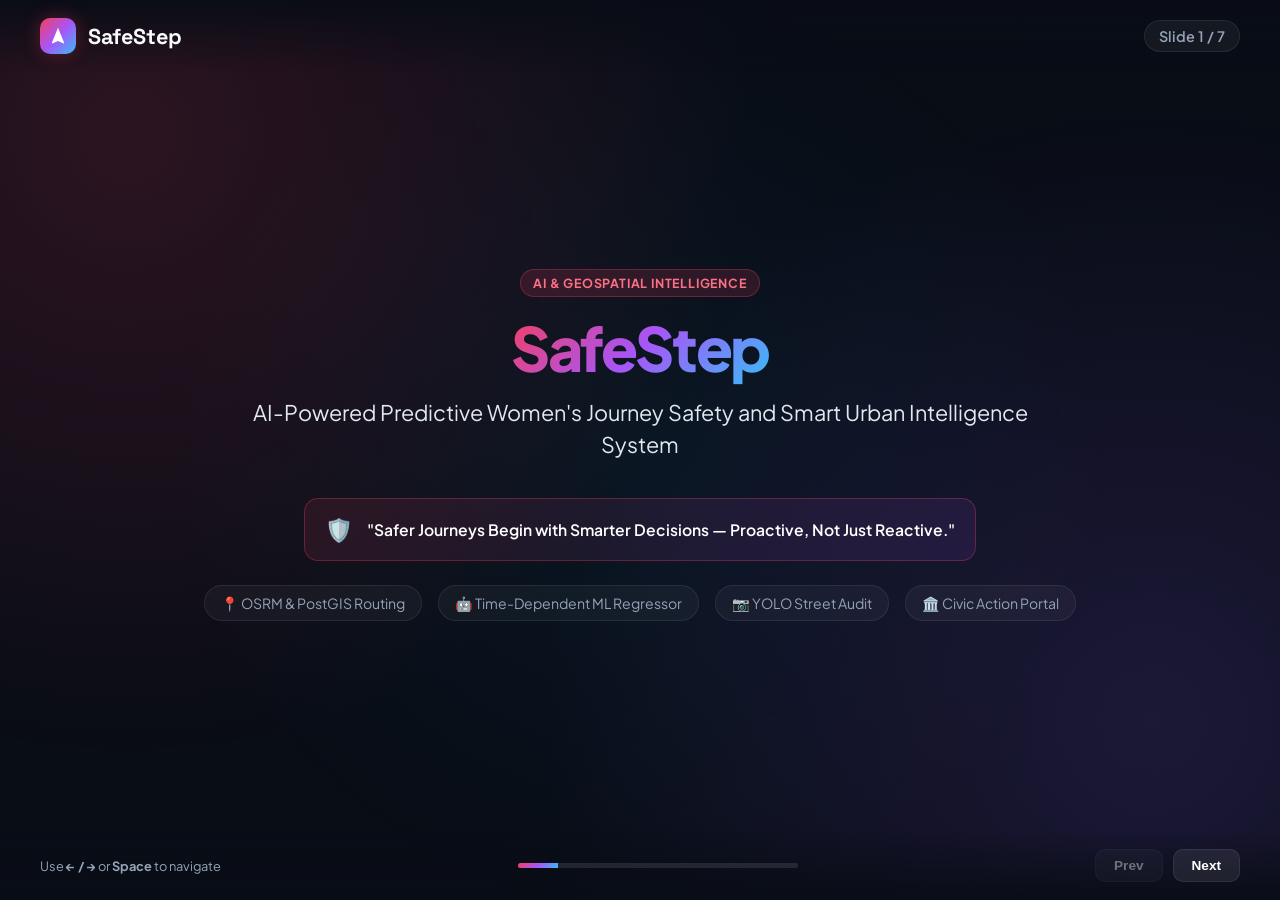
<file: presentation.html>
<!DOCTYPE html>
<html lang="en">
<head>
  <meta charset="UTF-8">
  <meta name="viewport" content="width=device-width, initial-scale=1.0">
  <title>SafeStep - AI-Powered Predictive Women's Journey Safety</title>
  <link rel="preconnect" href="https://fonts.googleapis.com">
  <link rel="preconnect" href="https://fonts.gstatic.com" crossorigin>
  <link href="https://fonts.googleapis.com/css2?family=Plus+Jakarta+Sans:wght@300;400;500;600;700;800&family=Space+Grotesk:wght@500;700&display=swap" rel="stylesheet">
  <style>
    :root {
      --bg: #090d16;
      --card-bg: rgba(18, 25, 41, 0.75);
      --card-border: rgba(255, 255, 255, 0.08);
      --primary: #f43f5e;
      --primary-glow: rgba(244, 63, 94, 0.3);
      --secondary: #8b5cf6;
      --accent: #0ea5e9;
      --text: #f8fafc;
      --text-muted: #94a3b8;
      --success: #10b981;
      --warning: #f59e0b;
      --gradient: linear-gradient(135deg, #f43f5e 0%, #a855f7 50%, #38bdf8 100%);
    }

    * { box-sizing: border-box; margin: 0; padding: 0; }

    body {
      font-family: 'Plus Jakarta Sans', sans-serif;
      background: var(--bg);
      color: var(--text);
      min-height: 100vh;
      overflow: hidden;
      display: flex;
      flex-direction: column;
      user-select: none;
    }

    .ambient-glow {
      position: fixed;
      top: 0; left: 0; right: 0; bottom: 0;
      pointer-events: none;
      z-index: 0;
      background: 
        radial-gradient(circle at 10% 15%, rgba(244, 63, 94, 0.15) 0%, transparent 45%),
        radial-gradient(circle at 90% 80%, rgba(139, 92, 246, 0.15) 0%, transparent 45%),
        radial-gradient(circle at 50% 50%, rgba(14, 165, 233, 0.06) 0%, transparent 60%);
    }

    header {
      position: fixed;
      top: 0; left: 0; right: 0;
      padding: 18px 40px;
      display: flex;
      justify-content: space-between;
      align-items: center;
      z-index: 50;
      background: linear-gradient(to bottom, rgba(9, 13, 22, 0.95), transparent);
    }

    .brand {
      display: flex;
      align-items: center;
      gap: 12px;
      font-family: 'Space Grotesk', sans-serif;
      font-size: 1.35rem;
      font-weight: 700;
    }

    .brand-badge {
      width: 36px;
      height: 36px;
      border-radius: 10px;
      background: var(--gradient);
      display: flex;
      align-items: center;
      justify-content: center;
      box-shadow: 0 0 18px var(--primary-glow);
    }

    .brand-badge svg { width: 20px; height: 20px; fill: white; }

    .slide-counter {
      font-size: 0.9rem;
      font-weight: 600;
      color: var(--text-muted);
      background: rgba(255, 255, 255, 0.05);
      padding: 6px 14px;
      border-radius: 20px;
      border: 1px solid var(--card-border);
    }

    .slider-viewport {
      flex: 1;
      position: relative;
      z-index: 10;
      display: flex;
      align-items: center;
      justify-content: center;
      padding: 70px 40px 80px;
    }

    .slide {
      position: absolute;
      width: 92%;
      max-width: 1240px;
      height: 78vh;
      opacity: 0;
      visibility: hidden;
      transform: translateY(25px) scale(0.98);
      transition: all 0.45s cubic-bezier(0.16, 1, 0.3, 1);
      display: flex;
      flex-direction: column;
      justify-content: center;
    }

    .slide.active {
      opacity: 1;
      visibility: visible;
      transform: translateY(0) scale(1);
    }

    .tag {
      display: inline-flex;
      align-items: center;
      gap: 6px;
      padding: 5px 12px;
      border-radius: 9999px;
      font-size: 0.78rem;
      font-weight: 700;
      text-transform: uppercase;
      letter-spacing: 0.8px;
      width: fit-content;
      margin-bottom: 12px;
    }

    .tag-pink { background: rgba(244, 63, 94, 0.15); color: #fb7185; border: 1px solid rgba(244, 63, 94, 0.3); }
    .tag-purple { background: rgba(168, 85, 247, 0.15); color: #c084fc; border: 1px solid rgba(168, 85, 247, 0.3); }
    .tag-blue { background: rgba(14, 165, 233, 0.15); color: #38bdf8; border: 1px solid rgba(14, 165, 233, 0.3); }
    .tag-green { background: rgba(16, 185, 129, 0.15); color: #34d399; border: 1px solid rgba(16, 185, 129, 0.3); }

    h1.slide-title {
      font-size: 2.5rem;
      font-weight: 800;
      line-height: 1.15;
      margin-bottom: 16px;
      letter-spacing: -0.03em;
    }

    .gradient-text {
      background: var(--gradient);
      -webkit-background-clip: text;
      -webkit-text-fill-color: transparent;
    }

    p.subtitle {
      font-size: 1.15rem;
      color: var(--text-muted);
      line-height: 1.5;
      max-width: 900px;
      margin-bottom: 22px;
    }

    .grid-2 { display: grid; grid-template-columns: repeat(2, 1fr); gap: 20px; }
    .grid-3 { display: grid; grid-template-columns: repeat(3, 1fr); gap: 16px; }
    .grid-4 { display: grid; grid-template-columns: repeat(4, 1fr); gap: 14px; }

    .card {
      background: var(--card-bg);
      border: 1px solid var(--card-border);
      backdrop-filter: blur(12px);
      border-radius: 16px;
      padding: 20px;
      transition: all 0.25s ease;
      display: flex;
      flex-direction: column;
      gap: 10px;
    }

    .card:hover {
      border-color: rgba(255, 255, 255, 0.22);
      transform: translateY(-3px);
      box-shadow: 0 10px 25px rgba(0, 0, 0, 0.35);
    }

    .card-icon {
      width: 40px;
      height: 40px;
      border-radius: 10px;
      display: flex;
      align-items: center;
      justify-content: center;
      font-size: 1.25rem;
      background: rgba(255, 255, 255, 0.05);
      border: 1px solid var(--card-border);
    }

    .card h3 { font-size: 1.05rem; font-weight: 700; color: #fff; }
    .card p { font-size: 0.88rem; color: var(--text-muted); line-height: 1.45; }

    .callout-box {
      background: linear-gradient(135deg, rgba(244, 63, 94, 0.1), rgba(168, 85, 247, 0.1));
      border: 1px solid rgba(244, 63, 94, 0.3);
      padding: 16px 20px;
      border-radius: 14px;
      margin-top: 18px;
      display: flex;
      align-items: center;
      gap: 14px;
    }

    .callout-box p { font-size: 0.98rem; font-weight: 600; color: #fff; }

    /* Time Risk Card */
    .time-badge-container {
      display: flex;
      gap: 12px;
      margin-top: 12px;
    }

    .time-badge {
      flex: 1;
      padding: 14px;
      border-radius: 12px;
      text-align: center;
      border: 1px solid rgba(255, 255, 255, 0.08);
      background: rgba(255, 255, 255, 0.03);
    }

    .time-badge.low { border-color: rgba(16, 185, 129, 0.4); background: rgba(16, 185, 129, 0.08); }
    .time-badge.med { border-color: rgba(245, 158, 11, 0.4); background: rgba(245, 158, 11, 0.08); }
    .time-badge.high { border-color: rgba(244, 63, 94, 0.4); background: rgba(244, 63, 94, 0.08); }

    .time-badge h4 { font-size: 1.1rem; font-weight: 800; margin-bottom: 4px; }
    .time-badge.low h4 { color: #34d399; }
    .time-badge.med h4 { color: #fbbf24; }
    .time-badge.high h4 { color: #fb7185; }
    .time-badge p { font-size: 0.8rem; color: #cbd5e1; }

    /* Workflow Pipeline */
    .workflow-grid {
      display: grid;
      grid-template-columns: repeat(4, 1fr);
      gap: 12px;
      margin-top: 15px;
    }

    .workflow-step {
      background: rgba(255, 255, 255, 0.04);
      border: 1px solid var(--card-border);
      padding: 14px;
      border-radius: 12px;
      position: relative;
    }

    .step-num {
      font-size: 0.72rem;
      font-weight: 800;
      color: var(--primary);
      text-transform: uppercase;
      margin-bottom: 4px;
    }

    footer {
      position: fixed;
      bottom: 0; left: 0; right: 0;
      padding: 18px 40px;
      display: flex;
      justify-content: space-between;
      align-items: center;
      z-index: 50;
      background: linear-gradient(to top, rgba(9, 13, 22, 0.95), transparent);
    }

    .progress-bar {
      width: 280px;
      height: 5px;
      background: rgba(255, 255, 255, 0.1);
      border-radius: 999px;
      overflow: hidden;
    }

    .progress-fill {
      height: 100%;
      background: var(--gradient);
      width: 14.28%;
      transition: width 0.3s ease;
    }

    .controls { display: flex; gap: 10px; }

    .btn-nav {
      background: rgba(255, 255, 255, 0.08);
      border: 1px solid var(--card-border);
      color: #fff;
      padding: 8px 18px;
      border-radius: 10px;
      font-size: 0.85rem;
      font-weight: 600;
      cursor: pointer;
      display: flex;
      align-items: center;
      gap: 6px;
      transition: all 0.2s ease;
    }

    .btn-nav:hover:not(:disabled) {
      background: rgba(255, 255, 255, 0.15);
      transform: translateY(-2px);
    }

    .btn-nav:disabled { opacity: 0.4; cursor: not-allowed; }

    .hint { font-size: 0.8rem; color: var(--text-muted); }

    .hero-slide {
      text-align: center;
      display: flex;
      flex-direction: column;
      align-items: center;
      justify-content: center;
    }

    .hero-title {
      font-size: 3.8rem;
      font-weight: 800;
      letter-spacing: -0.04em;
      margin-bottom: 12px;
    }

    .hero-tagline {
      font-size: 1.35rem;
      color: #e2e8f0;
      margin-bottom: 20px;
      max-width: 820px;
      line-height: 1.45;
    }

    .hero-meta {
      display: flex;
      gap: 16px;
      margin-top: 24px;
      font-size: 0.88rem;
      color: var(--text-muted);
    }

    .hero-meta-item {
      display: flex;
      align-items: center;
      gap: 8px;
      background: rgba(255, 255, 255, 0.04);
      padding: 8px 16px;
      border-radius: 30px;
      border: 1px solid var(--card-border);
    }
  </style>
</head>
<body>
  <div class="ambient-glow"></div>

  <!-- Header -->
  <header>
    <div class="brand">
      <div class="brand-badge">
        <svg viewBox="0 0 24 24"><path d="M12 2L4.5 20.29l.71.71L12 18l6.79 3 .71-.71z"/></svg>
      </div>
      <span>SafeStep</span>
    </div>
    <div class="slide-counter" id="slideCounter">Slide 1 / 7</div>
  </header>

  <!-- Slider Viewport -->
  <main class="slider-viewport">
    
    <!-- SLIDE 1: Title Slide -->
    <section class="slide hero-slide active" data-slide="1">
      <div class="tag tag-pink">AI & Geospatial Intelligence</div>
      <h1 class="hero-title"><span class="gradient-text">SafeStep</span></h1>
      <p class="hero-tagline">AI-Powered Predictive Women's Journey Safety and Smart Urban Intelligence System</p>
      <div class="callout-box" style="max-width: 680px;">
        <span style="font-size: 1.4rem;">🛡️</span>
        <p>"Safer Journeys Begin with Smarter Decisions — Proactive, Not Just Reactive."</p>
      </div>
      <div class="hero-meta">
        <div class="hero-meta-item">📍 OSRM & PostGIS Routing</div>
        <div class="hero-meta-item">🤖 Time-Dependent ML Regressor</div>
        <div class="hero-meta-item">📷 YOLO Street Audit</div>
        <div class="hero-meta-item">🏛️ Civic Action Portal</div>
      </div>
    </section>

    <!-- SLIDE 2: Problem Statement -->
    <section class="slide" data-slide="2">
      <div class="tag tag-pink">Slide 2 · Problem Statement</div>
      <h1 class="slide-title">Why Do We Need <span class="gradient-text">SafeStep?</span></h1>
      <div class="grid-2">
        <div class="card">
          <div class="card-icon">🚨</div>
          <h3>Reactive vs. Proactive Gap</h3>
          <p>Traditional safety tools strictly focus on SOS alarms and location broadcasting after distress occurs, leaving the danger unprevented.</p>
        </div>
        <div class="card">
          <div class="card-icon">🌙</div>
          <h3>Nighttime Navigation Hazard</h3>
          <p>Women struggle to identify safer corridors after dark, where isolated shortcuts appear identical to safe arterial avenues on map tools.</p>
        </div>
        <div class="card">
          <div class="card-icon">💡</div>
          <h3>Infrastructure Deficits</h3>
          <p>Broken streetlights, secluded bus stops, unmonitored footpaths, and lack of nearby commercial activity multiply travel anxiety.</p>
        </div>
        <div class="card">
          <div class="card-icon">🧭</div>
          <h3>Shortest-Path Algorithmic Bias</h3>
          <p>Commercial navigation systems (Google Maps) optimize solely for minimum ETA and distance, ignoring pedestrian safety parameters.</p>
        </div>
      </div>
      <div class="callout-box">
        <span style="font-size: 1.3rem;">🎯</span>
        <p><strong>Core Challenge:</strong> How can technology empower women to identify potential environmental risks before their journey begins and choose safer alternatives?</p>
      </div>
    </section>

    <!-- SLIDE 3: Proposed Solution & Core Innovation -->
    <section class="slide" data-slide="3">
      <div class="tag tag-purple">Slide 3 · Core Innovation</div>
      <h1 class="slide-title">Time-Dependent <span class="gradient-text">Safety Intelligence</span></h1>
      <p class="subtitle">The standout innovation is our <strong>Time-Dependent Road Safety Engine</strong>: a road segment's risk dynamically changes based on hours, illumination, and pedestrian presence.</p>
      
      <div class="time-badge-container">
        <div class="time-badge low">
          <h4>2:00 PM · Low Risk (🟢)</h4>
          <p>Broad daylight, active commercial storefronts, heavy pedestrian footfall, open public transit.</p>
        </div>
        <div class="time-badge med">
          <h4>7:00 PM · Moderate Risk (🟡)</h4>
          <p>Dusk transitions, crowded transit junctions, varying streetlamp functionality, high vehicle traffic.</p>
        </div>
        <div class="time-badge high">
          <h4>11:00 PM · High Risk (🔴)</h4>
          <p>Closed shops, sparse civilian movement, dark spots, isolated transit stops. Model penalizes this path.</p>
        </div>
      </div>

      <div class="callout-box" style="margin-top: 18px;">
        <span style="font-size: 1.3rem;">📊</span>
        <p><strong>Data Transparency:</strong> SafeStep delivers transparent <em>Confidence Levels</em> and <em>Data Freshness</em> scores — recognizing that scores are intelligent estimates, not guarantees.</p>
      </div>
    </section>

    <!-- SLIDE 4: Key Features to Develop -->
    <section class="slide" data-slide="4">
      <div class="tag tag-blue">Slide 4 · Main Capabilities</div>
      <h1 class="slide-title">8 Comprehensive <span class="gradient-text">System Features</span></h1>
      <div class="grid-4">
        <div class="card">
          <div class="card-icon">🧠</div>
          <h3>1. Predictive Safety Scoring</h3>
          <p>Micro-segment safety scores with green, yellow, red risk overlays.</p>
        </div>
        <div class="card">
          <div class="card-icon">👥</div>
          <h3>2. Community Reporting</h3>
          <p>Anonymous hazard logs with auto-decay for stale historical reports.</p>
        </div>
        <div class="card">
          <div class="card-icon">📷</div>
          <h3>3. AI Street Audit</h3>
          <p>YOLO vision on photos to spot broken lamps, blind spots & potholes.</p>
        </div>
        <div class="card">
          <div class="card-icon">🛣️</div>
          <h3>4. Safe Route Engine</h3>
          <p>OSRM multi-route generation with Explainable AI reasoning.</p>
        </div>
        <div class="card">
          <div class="card-icon">🚏</div>
          <h3>5. Last-Mile Transit</h3>
          <p>Audits bus stops, metro gates, and connected walking paths.</p>
        </div>
        <div class="card">
          <div class="card-icon">🏥</div>
          <h3>6. Safe Shelter Finder</h3>
          <p>Locates nearby 24/7 police, hospitals, pharmacies & verified hubs.</p>
        </div>
        <div class="card">
          <div class="card-icon">🆘</div>
          <h3>7. Emergency SOS</h3>
          <p>Instant trusted-contact location dispatch with voluntary tracking.</p>
        </div>
        <div class="card">
          <div class="card-icon">📊</div>
          <h3>8. Civic Dashboard</h3>
          <p>Municipal heatmap showing recurring infrastructure defects.</p>
        </div>
      </div>
    </section>

    <!-- SLIDE 5: Tech Stack & 9 Core Modules -->
    <section class="slide" data-slide="5">
      <div class="tag tag-green">Slide 5 · Architecture</div>
      <h1 class="slide-title">Technology Stack & <span class="gradient-text">9 Modules</span></h1>
      
      <div class="grid-2">
        <div class="card">
          <h3>🛠️ Verified Technology Matrix</h3>
          <ul style="margin-left: 20px; font-size: 0.88rem; color: var(--text-muted); line-height: 1.7;">
            <li><strong>Frontend:</strong> React.js, Tailwind CSS, Leaflet.js</li>
            <li><strong>Backend:</strong> Python FastAPI (Async High Throughput)</li>
            <li><strong>Spatial Database:</strong> PostgreSQL + PostGIS (Geo-indexing)</li>
            <li><strong>Routing Engine:</strong> OSRM (Custom safety edge penalties)</li>
            <li><strong>Machine Learning:</strong> Python, Scikit-learn (Risk Regressor)</li>
            <li><strong>Computer Vision:</strong> YOLOv8 (Streetlight & defect audit)</li>
            <li><strong>Analytics & Auth:</strong> Chart.js & Firebase Auth</li>
          </ul>
        </div>
        <div class="card">
          <h3>📦 The 9 System Modules</h3>
          <ul style="margin-left: 20px; font-size: 0.88rem; color: var(--text-muted); line-height: 1.7;">
            <li>1. User Registration & Authentication (Firebase)</li>
            <li>2. Interactive Map & Spatial Manager (Leaflet + PostGIS)</li>
            <li>3. Community Incident Reporting (Spam-filtered)</li>
            <li>4. AI Predictive Safety Analysis (Temporal ML)</li>
            <li>5. Street Image Detection (YOLO Infrastructure)</li>
            <li>6. Intelligent Route Recommendation (OSRM + XAI)</li>
            <li>7. Public Transport Safety Assessment (Buffer audit)</li>
            <li>8. Emergency Assistance & Safe Shelters (SOS)</li>
            <li>9. Civic Dashboard & Analytics (Municipal portal)</li>
          </ul>
        </div>
      </div>
    </section>

    <!-- SLIDE 6: Complete Workflow -->
    <section class="slide" data-slide="6">
      <div class="tag tag-pink">Slide 6 · System Flow</div>
      <h1 class="slide-title">Complete <span class="gradient-text">Project Workflow</span></h1>
      
      <div class="workflow-grid">
        <div class="workflow-step">
          <div class="step-num">Step 01 · Origin</div>
          <h3 style="font-size: 0.95rem; margin-bottom: 6px;">User Request</h3>
          <p style="font-size: 0.82rem; color: var(--text-muted);">User launches SafeStep, enters origin and destination coordinates.</p>
        </div>
        <div class="workflow-step">
          <div class="step-num">Step 02 · Spatial Query</div>
          <h3 style="font-size: 0.95rem; margin-bottom: 6px;">PostGIS Data Fetch</h3>
          <p style="font-size: 0.82rem; color: var(--text-muted);">Extracts road segments, historical incidents, and ambient lighting buffers.</p>
        </div>
        <div class="workflow-step">
          <div class="step-num">Step 03 · ML Scoring</div>
          <h3 style="font-size: 0.95rem; margin-bottom: 6px;">Temporal AI Risk</h3>
          <p style="font-size: 0.82rem; color: var(--text-muted);">Calculates dynamic road segment risk scores based on time and incidents.</p>
        </div>
        <div class="workflow-step">
          <div class="step-num">Step 04 · OSRM Routing</div>
          <h3 style="font-size: 0.95rem; margin-bottom: 6px;">Alternative Paths</h3>
          <p style="font-size: 0.82rem; color: var(--text-muted);">OSRM balances safety vs. distance to generate recommended alternative paths.</p>
        </div>
        <div class="workflow-step">
          <div class="step-num">Step 05 · Map Display</div>
          <h3 style="font-size: 0.95rem; margin-bottom: 6px;">Visual Comparison</h3>
          <p style="font-size: 0.82rem; color: var(--text-muted);">Shows Color-coded routes (🟢/🟡/🔴) on Leaflet with explainable tags.</p>
        </div>
        <div class="workflow-step">
          <div class="step-num">Step 06 · Safe Shelters</div>
          <h3 style="font-size: 0.95rem; margin-bottom: 6px;">En-Route Protection</h3>
          <p style="font-size: 0.82rem; color: var(--text-muted);">Displays real-time police kiosks, hospitals, and 24/7 pharmacies along the path.</p>
        </div>
        <div class="workflow-step">
          <div class="step-num">Step 07 · Journey Start</div>
          <h3 style="font-size: 0.95rem; margin-bottom: 6px;">Tracking & SOS</h3>
          <p style="font-size: 0.82rem; color: var(--text-muted);">Optional trusted-contact live tracking with instantaneous SOS panic button.</p>
        </div>
        <div class="workflow-step">
          <div class="step-num">Step 08 · Civic Loop</div>
          <h3 style="font-size: 0.95rem; margin-bottom: 6px;">Admin Analytics</h3>
          <p style="font-size: 0.82rem; color: var(--text-muted);">Aggregates reported dark spots and broken lights for municipal repair teams.</p>
        </div>
      </div>
    </section>

    <!-- SLIDE 7: 3-Phase Roadmap & Conclusion -->
    <section class="slide" data-slide="7">
      <div class="tag tag-purple">Slide 7 · Roadmap & Conclusion</div>
      <h1 class="slide-title">Development Roadmap & <span class="gradient-text">Impact</span></h1>
      
      <div class="grid-3" style="margin-bottom: 18px;">
        <div class="card" style="border-top: 3px solid #38bdf8;">
          <h3 style="color: #38bdf8;">Phase 1: Core Foundation</h3>
          <p>Interactive Leaflet map, PostGIS road network, basic OSRM route generation, Firebase Auth, and incident reporting forms.</p>
        </div>
        <div class="card" style="border-top: 3px solid #a855f7;">
          <h3 style="color: #c084fc;">Phase 2: Predictive Engine</h3>
          <p>Temporal Scikit-learn risk regressor, dynamic road segment scoring, multi-route comparison UI, and Safe Shelter discovery.</p>
        </div>
        <div class="card" style="border-top: 3px solid #f43f5e;">
          <h3 style="color: #fb7185;">Phase 3: Vision & Civic</h3>
          <p>YOLO street condition detection, last-mile transit audits, and the Municipal Civic Intelligence Dashboard with Chart.js.</p>
        </div>
      </div>

      <div class="callout-box" style="border-color: rgba(244, 63, 94, 0.4);">
        <span style="font-size: 1.5rem;">🌟</span>
        <p><strong>Conclusion:</strong> SafeStep bridges the gap between reactive emergency responses and smart preventive decisions. <em>"Safer Journeys Begin with Smarter Decisions."</em></p>
      </div>
    </section>

  </main>

  <!-- Footer Navigation -->
  <footer>
    <div class="hint">Use <strong>← / →</strong> or <strong>Space</strong> to navigate</div>
    <div class="progress-bar">
      <div class="progress-fill" id="progressFill"></div>
    </div>
    <div class="controls">
      <button class="btn-nav" id="prevBtn" disabled>Prev</button>
      <button class="btn-nav" id="nextBtn">Next</button>
    </div>
  </footer>

  <script>
    const slides = document.querySelectorAll('.slide');
    const totalSlides = slides.length;
    let currentSlide = 0;

    const counter = document.getElementById('slideCounter');
    const progress = document.getElementById('progressFill');
    const prevBtn = document.getElementById('prevBtn');
    const nextBtn = document.getElementById('nextBtn');

    function updateSlide(index) {
      if (index < 0 || index >= totalSlides) return;
      slides[currentSlide].classList.remove('active');
      currentSlide = index;
      slides[currentSlide].classList.add('active');

      counter.textContent = `Slide ${currentSlide + 1} / ${totalSlides}`;
      progress.style.width = `${((currentSlide + 1) / totalSlides) * 100}%`;

      prevBtn.disabled = currentSlide === 0;
      nextBtn.disabled = currentSlide === totalSlides - 1;
    }

    prevBtn.addEventListener('click', () => updateSlide(currentSlide - 1));
    nextBtn.addEventListener('click', () => updateSlide(currentSlide + 1));

    window.addEventListener('keydown', (e) => {
      if (e.key === 'ArrowRight' || e.key === ' ' || e.key === 'PageDown') {
        updateSlide(currentSlide + 1);
      } else if (e.key === 'ArrowLeft' || e.key === 'PageUp') {
        updateSlide(currentSlide - 1);
      } else if (e.key === 'Home') {
        updateSlide(0);
      } else if (e.key === 'End') {
        updateSlide(totalSlides - 1);
      }
    });
  </script>
</body>
</html>
</file>
